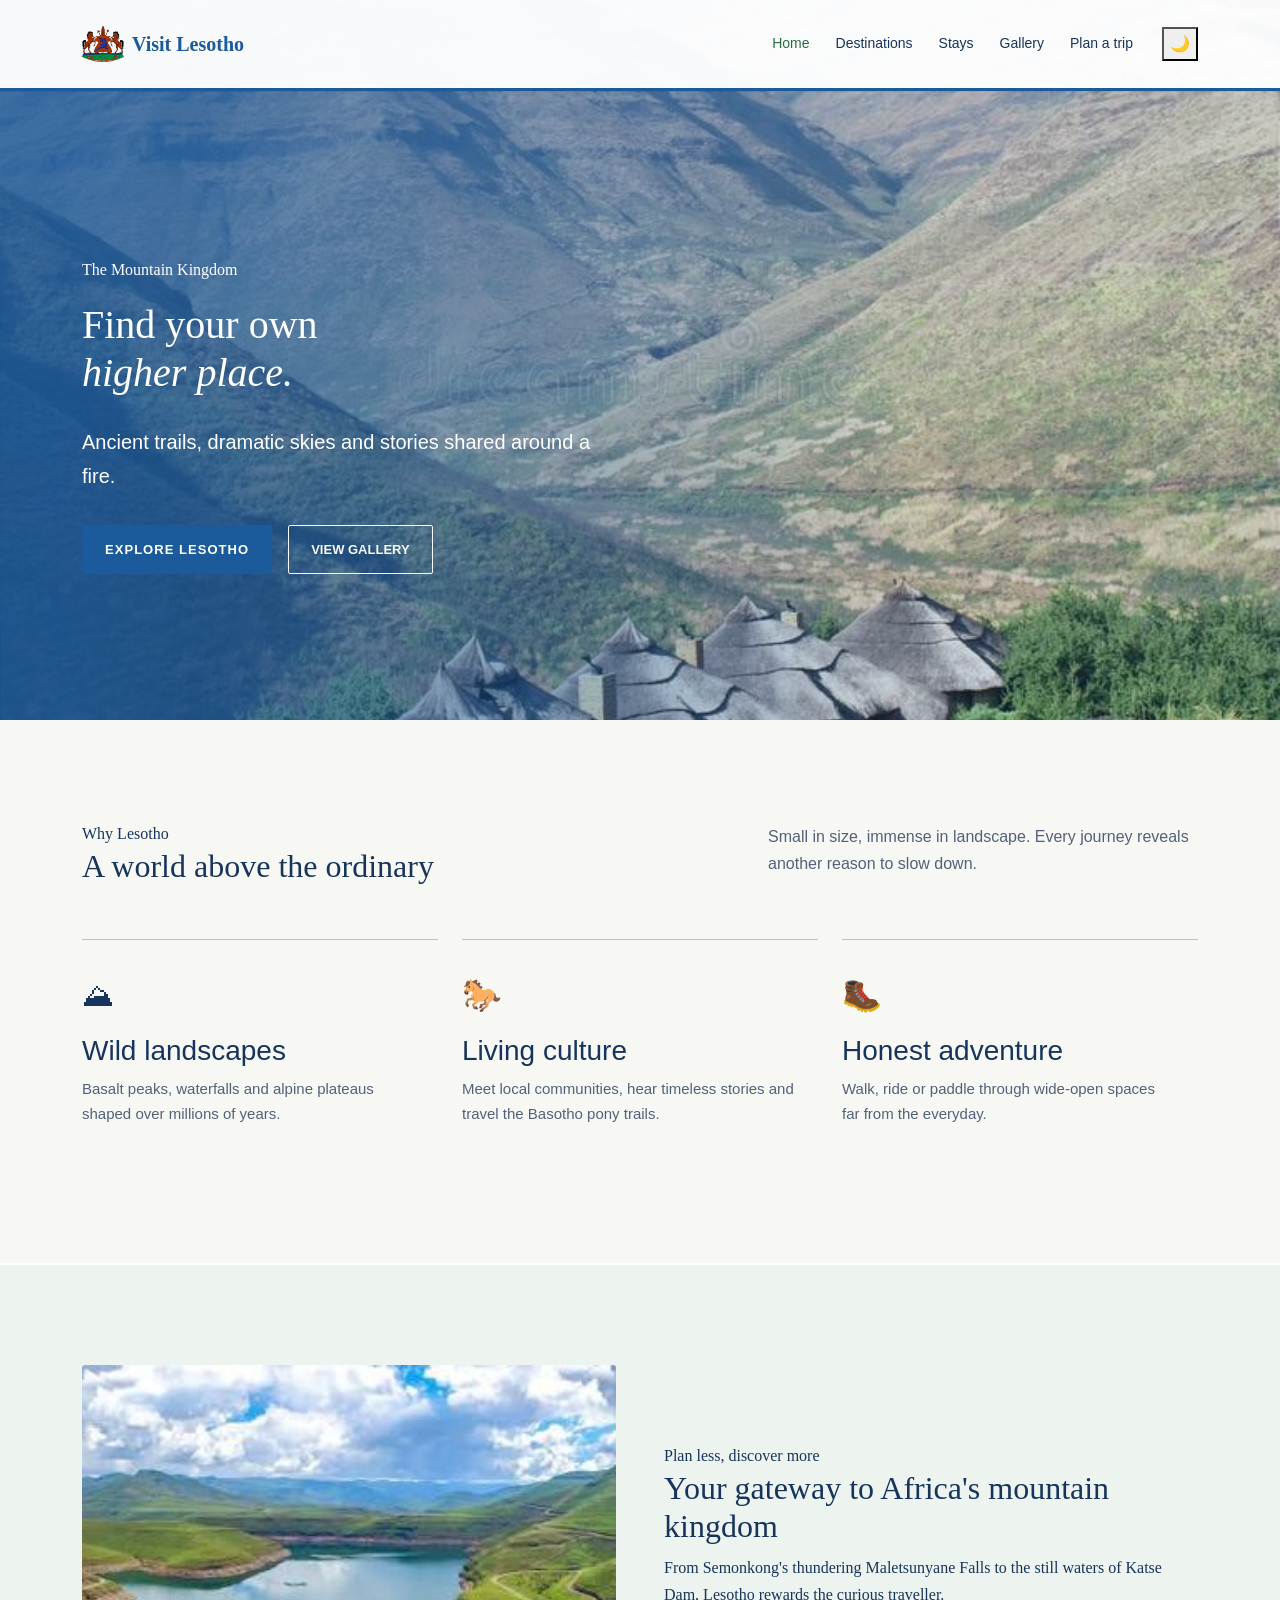
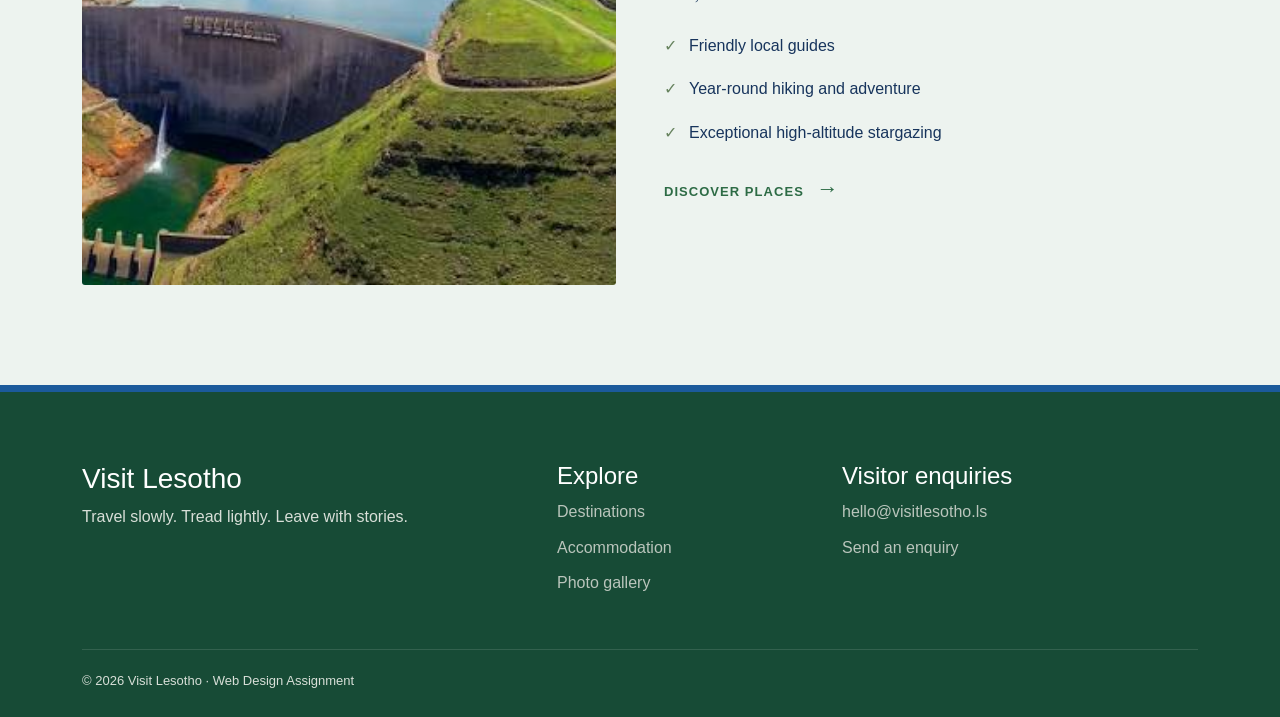
<file: index.html>
<!DOCTYPE html>
<!-- Web design assignment - my website about Lesotho -->
<html lang="en">
  <head>
    <meta charset="UTF-8">
    <meta name="viewport" content="width=device-width, initial-scale=1">
    <title>Visit Lesotho | Home</title>
    <link href="https://cdn.jsdelivr.net/npm/bootstrap@5.3.3/dist/css/bootstrap.min.css" rel="stylesheet">
    <link rel="stylesheet" href="css/style.css">
  </head>
  <body>
    <!-- navigation bar (I copy this on every page) -->
    <header>
      <nav class="navbar navbar-expand-lg fixed-top">
        <div class="container">
          <a class="navbar-brand fw-bold d-flex align-items-center gap-2" href="index.html">
            <img class="brand-logo" src="Imgs/Coat_of_arms_of_Lesotho.jpg" alt="Coat of arms of Lesotho">
            <span>Visit Lesotho</span>
          </a>

          <div class="collapse navbar-collapse" id="myNav">
            <ul class="navbar-nav ms-auto align-items-lg-center">
              <li class="nav-item"><a class="nav-link active" href="index.html">Home</a></li>
              <li class="nav-item"><a class="nav-link" href="destinations.html">Destinations</a></li>
              <li class="nav-item"><a class="nav-link" href="accommodation.html">Stays</a></li>
              <li class="nav-item"><a class="nav-link" href="gallery.html">Gallery</a></li>
              <li class="nav-item"><a class="nav-link" href="contact.html">Plan a trip</a></li>
            </ul>

            <button id="themeToggle" class="theme-toggle ms-lg-3" type="button">🌙</button>
          </div>
        </div>
      </nav>
    </header>

    <main>
      <!-- hero section -->
      <section class="hero">
        <div class="container">
          <div class="box1">
            <span>The Mountain Kingdom</span>
            <h1>Find your own<br><em>higher place.</em></h1>
            <p>Ancient trails, dramatic skies and stories shared around a fire.</p>

            <div class="d-flex gap-3 flex-wrap">
              <a class="btn btn-primary btn-lg" href="destinations.html">Explore Lesotho</a>
              <a class="btn btn-outline-light btn-lg" href="gallery.html">View gallery</a>
            </div>
          </div>
        </div>
      </section>

      <!-- 3 cards that tell you about Lesotho -->
      <section class="section">
        <div class="container">
          <div class="heading2">
            <div>
              <span>Why Lesotho</span>
              <h2>A world above the ordinary</h2>
            </div>
            <p>Small in size, immense in landscape. Every journey reveals another reason to slow down.</p>
          </div>

          <div class="row g-4">
            <article class="col-md-4">
              <div class="feature-card">
                <div class="feature-icon">⛰</div>
                <h3>Wild landscapes</h3>
                <p>Basalt peaks, waterfalls and alpine plateaus shaped over millions of years.</p>
              </div>
            </article>

            <article class="col-md-4">
              <div class="feature-card">
                <div class="feature-icon">🐎</div>
                <h3>Living culture</h3>
                <p>Meet local communities, hear timeless stories and travel the Basotho pony trails.</p>
              </div>
            </article>

            <article class="col-md-4">
              <div class="feature-card">
                <div class="feature-icon">🥾</div>
                <h3>Honest adventure</h3>
                <p>Walk, ride or paddle through wide-open spaces far from the everyday.</p>
              </div>
            </article>
          </div>
        </div>
      </section>

      <!-- picture next to some text -->
      <section class="section section-tint">
        <div class="container">
          <div class="row align-items-center g-5">
            <div class="col-lg-6">
              <img class="left-side" src="Imgs/Katse damn.jpeg" alt="Mountain scenery in Lesotho" loading="lazy">
            </div>

            <div class="col-lg-6">
              <span>Plan less, discover more</span>
              <h2>Your gateway to Africa's mountain kingdom</h2>
              <p>From Semonkong's thundering Maletsunyane Falls to the still waters of Katse Dam, Lesotho rewards the curious traveller.</p>

              <ul class="check-list">
                <li>Friendly local guides</li>
                <li>Year-round hiking and adventure</li>
                <li>Exceptional high-altitude stargazing</li>
              </ul>

              <a class="text-link" href="destinations.html">Discover places <span>→</span></a>
            </div>
          </div>
        </div>
      </section>
    </main>

    <!-- footer -->
    <footer>
      <div class="container">
        <div class="row gy-4">
          <div class="col-lg-5">
            <h3>Visit Lesotho</h3>
            <p>Travel slowly. Tread lightly. Leave with stories.</p>
          </div>
          <div class="col-6 col-lg-3">
            <h4>Explore</h4>
            <a href="destinations.html">Destinations</a>
            <a href="accommodation.html">Accommodation</a>
            <a href="gallery.html">Photo gallery</a>
          </div>
          <div class="col-6 col-lg-4">
            <h4>Visitor enquiries</h4>
            <a href="mailto:hello@visitlesotho.ls">hello@visitlesotho.ls</a>
            <a href="contact.html">Send an enquiry</a>
          </div>
        </div>
        <div class="footer-bottom">© 2026 Visit Lesotho · Web Design Assignment</div>
      </div>
    </footer>

    <script src="https://cdn.jsdelivr.net/npm/bootstrap@5.3.3/dist/js/bootstrap.bundle.min.js"></script>
    <script src="js/script.js"></script>
  </body>
</html>
</file>
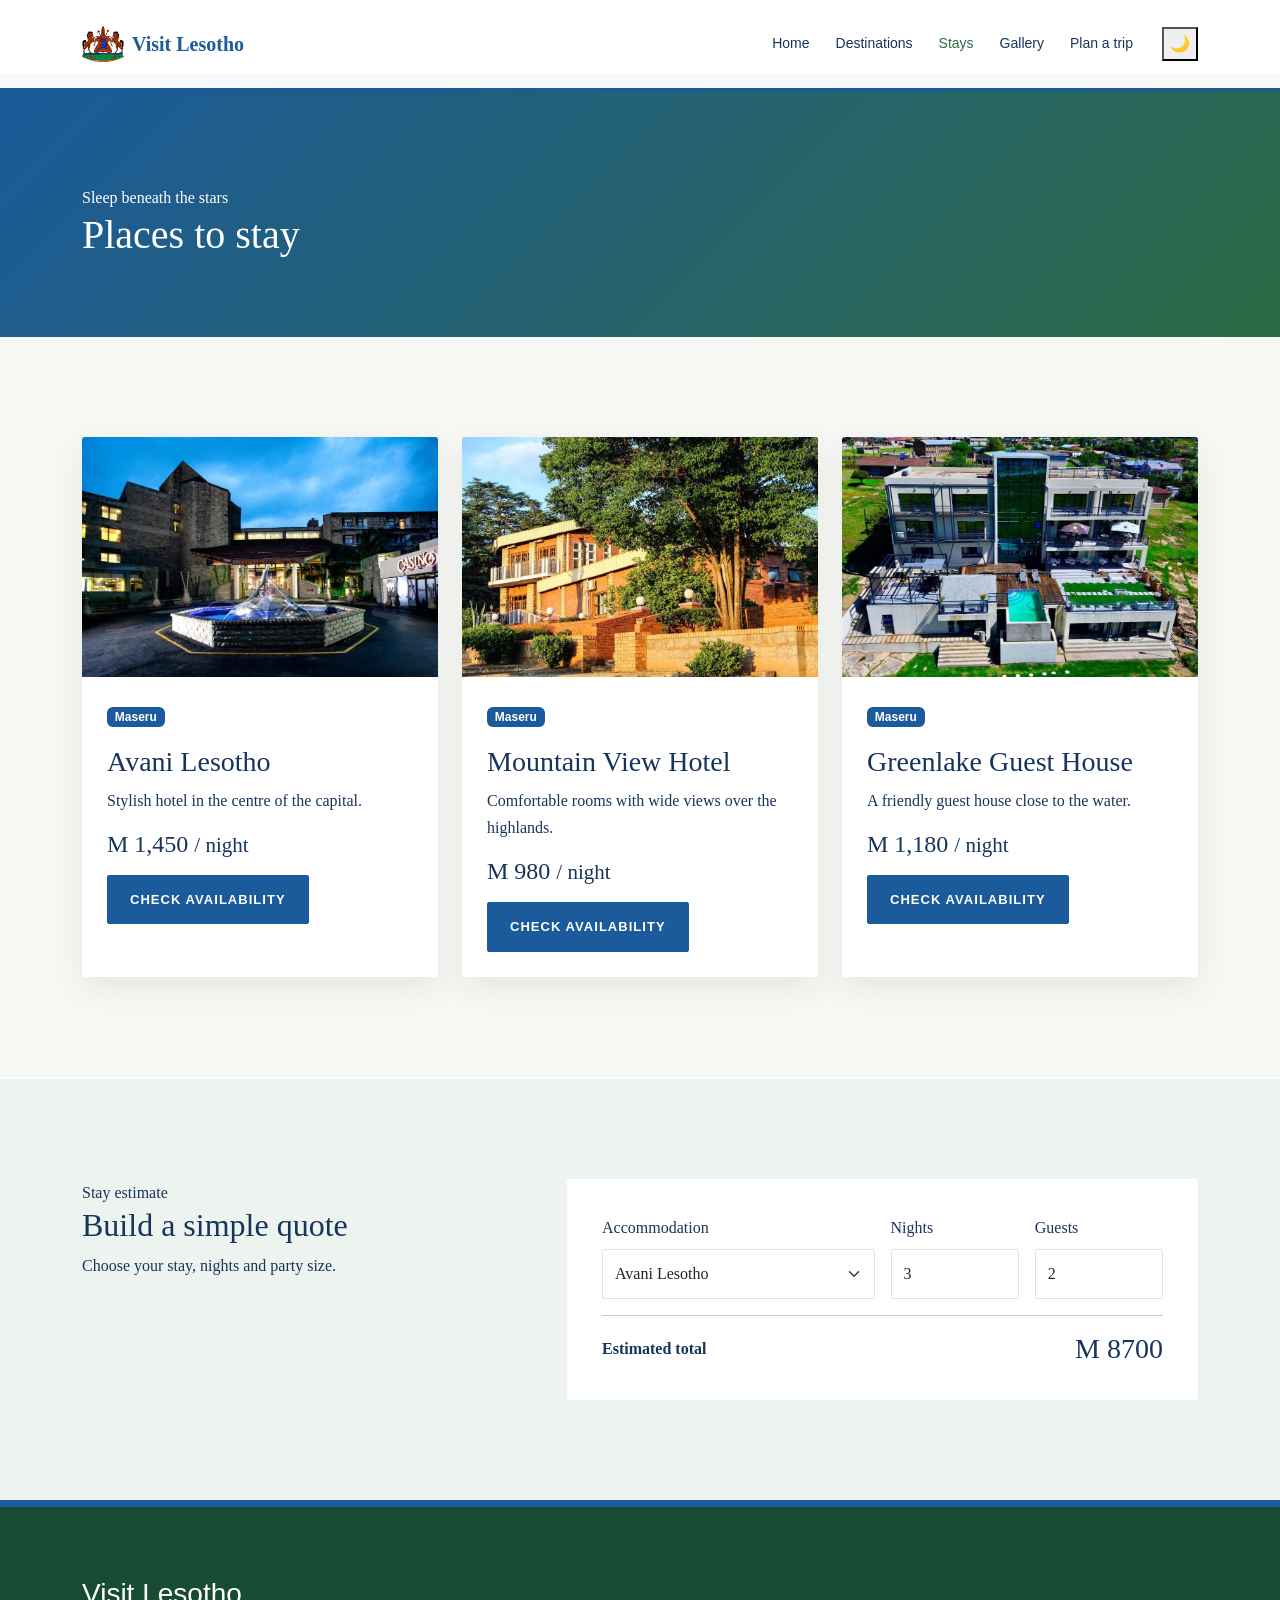
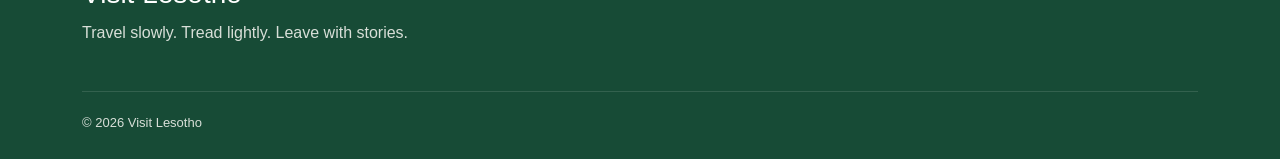
<file: accommodation.html>
<!DOCTYPE html>
<!-- places to stay page -->
<html lang="en">
  <head>
    <meta charset="UTF-8">
    <meta name="viewport" content="width=device-width, initial-scale=1">
    <title>Lesotho Accommodation</title>
    <link href="https://cdn.jsdelivr.net/npm/bootstrap@5.3.3/dist/css/bootstrap.min.css" rel="stylesheet">
    <link rel="stylesheet" href="css/style.css">
  </head>
  <body>
    <!-- navigation bar -->
    <header>
      <nav class="navbar navbar-expand-lg fixed-top">
        <div class="container">
          <a class="navbar-brand fw-bold d-flex align-items-center gap-2" href="index.html">
            <img class="brand-logo" src="Imgs/Coat_of_arms_of_Lesotho.jpg" alt="Coat of arms of Lesotho">
            <span>Visit Lesotho</span>
          </a>

          <button class="navbar-toggler" type="button" data-bs-toggle="collapse" data-bs-target="#myNav">
            <span class="navbar-toggler-icon"></span>
          </button>

          <div class="collapse navbar-collapse" id="myNav">
            <ul class="navbar-nav ms-auto">
              <li class="nav-item"><a class="nav-link" href="index.html">Home</a></li>
              <li class="nav-item"><a class="nav-link" href="destinations.html">Destinations</a></li>
              <li class="nav-item"><a class="nav-link active" href="accommodation.html">Stays</a></li>
              <li class="nav-item"><a class="nav-link" href="gallery.html">Gallery</a></li>
              <li class="nav-item"><a class="nav-link" href="contact.html">Plan a trip</a></li>
            </ul>

            <button id="themeToggle" class="theme-toggle ms-lg-3" type="button">🌙</button>
          </div>
        </div>
      </nav>
    </header>

    <main>
      <!-- banner -->
      <section class="page-hero">
        <div class="container">
          <span>Sleep beneath the stars</span>
          <h1>Places to stay</h1>
        </div>
      </section>

      <!-- the 3 places to stay -->
      <section class="section">
        <div class="container">
          <div class="row g-4">
            <div class="col-lg-4">
              <article class="stay-card">
                <img src="Imgs/Avani lesotho.jpg" alt="Avani Lesotho hotel">
                <div class="card-body">
                  <span class="badge badge-category">Maseru</span>
                  <h3 class="mt-3">Avani Lesotho</h3>
                  <p>Stylish hotel in the centre of the capital.</p>
                  <h4>M 1,450 <small>/ night</small></h4>
                  <a class="btn btn-primary mt-2" href="contact.html">Check availability</a>
                </div>
              </article>
            </div>

            <div class="col-lg-4">
              <article class="stay-card">
                <img src="Imgs/mountain view hotel.jpg" alt="Mountain View Hotel">
                <div class="card-body">
                  <span class="badge badge-category">Maseru</span>
                  <h3 class="mt-3">Mountain View Hotel</h3>
                  <p>Comfortable rooms with wide views over the highlands.</p>
                  <h4>M 980 <small>/ night</small></h4>
                  <a class="btn btn-primary mt-2" href="contact.html">Check availability</a>
                </div>
              </article>
            </div>

            <div class="col-lg-4">
              <article class="stay-card">
                <img src="Imgs/greenlake guesthouse.jpg" alt="Greenlake Guest House">
                <div class="card-body">
                  <span class="badge badge-category">Maseru</span>
                  <h3 class="mt-3">Greenlake Guest House</h3>
                  <p>A friendly guest house close to the water.</p>
                  <h4>M 1,180 <small>/ night</small></h4>
                  <a class="btn btn-primary mt-2" href="contact.html">Check availability</a>
                </div>
              </article>
            </div>
          </div>
        </div>
      </section>

      <!-- small booking calculator -->
      <section class="section section-tint">
        <div class="container">
          <div class="row g-5">
            <div class="col-lg-5">
              <span>Stay estimate</span>
              <h2>Build a simple quote</h2>
              <p id="welcomeMessage">Choose your stay, nights and party size.</p>
            </div>

            <div class="col-lg-7">
              <form id="bookingCalculator" class="form-panel">
                <div class="row g-3">
                  <div class="col-md-6">
                    <label class="form-label" for="stayType">Accommodation</label>
                    <select id="stayType" class="form-select">
                      <option value="1450">Avani Lesotho</option>
                      <option value="980">Mountain View Hotel</option>
                      <option value="1180">Greenlake Guest House</option>
                    </select>
                  </div>

                  <div class="col-md-3">
                    <label class="form-label" for="nights">Nights</label>
                    <input id="nights" class="form-control" type="number" min="1" max="30" value="3">
                  </div>

                  <div class="col-md-3">
                    <label class="form-label" for="guests">Guests</label>
                    <input id="guests" class="form-control" type="number" min="1" max="12" value="2">
                  </div>
                </div>

                <hr>

                <div class="d-flex justify-content-between align-items-center">
                  <strong>Estimated total</strong>
                  <h3 class="mb-0" id="bookingTotal">M 8,700</h3>
                </div>
              </form>
            </div>
          </div>
        </div>
      </section>
    </main>

    <!-- footer -->
    <footer>
      <div class="container">
        <h3>Visit Lesotho</h3>
        <p>Travel slowly. Tread lightly. Leave with stories.</p>
        <div class="footer-bottom">© 2026 Visit Lesotho</div>
      </div>
    </footer>

    <script src="https://cdn.jsdelivr.net/npm/bootstrap@5.3.3/dist/js/bootstrap.bundle.min.js"></script>
    <script src="js/script.js"></script>
  </body>
</html>
</file>
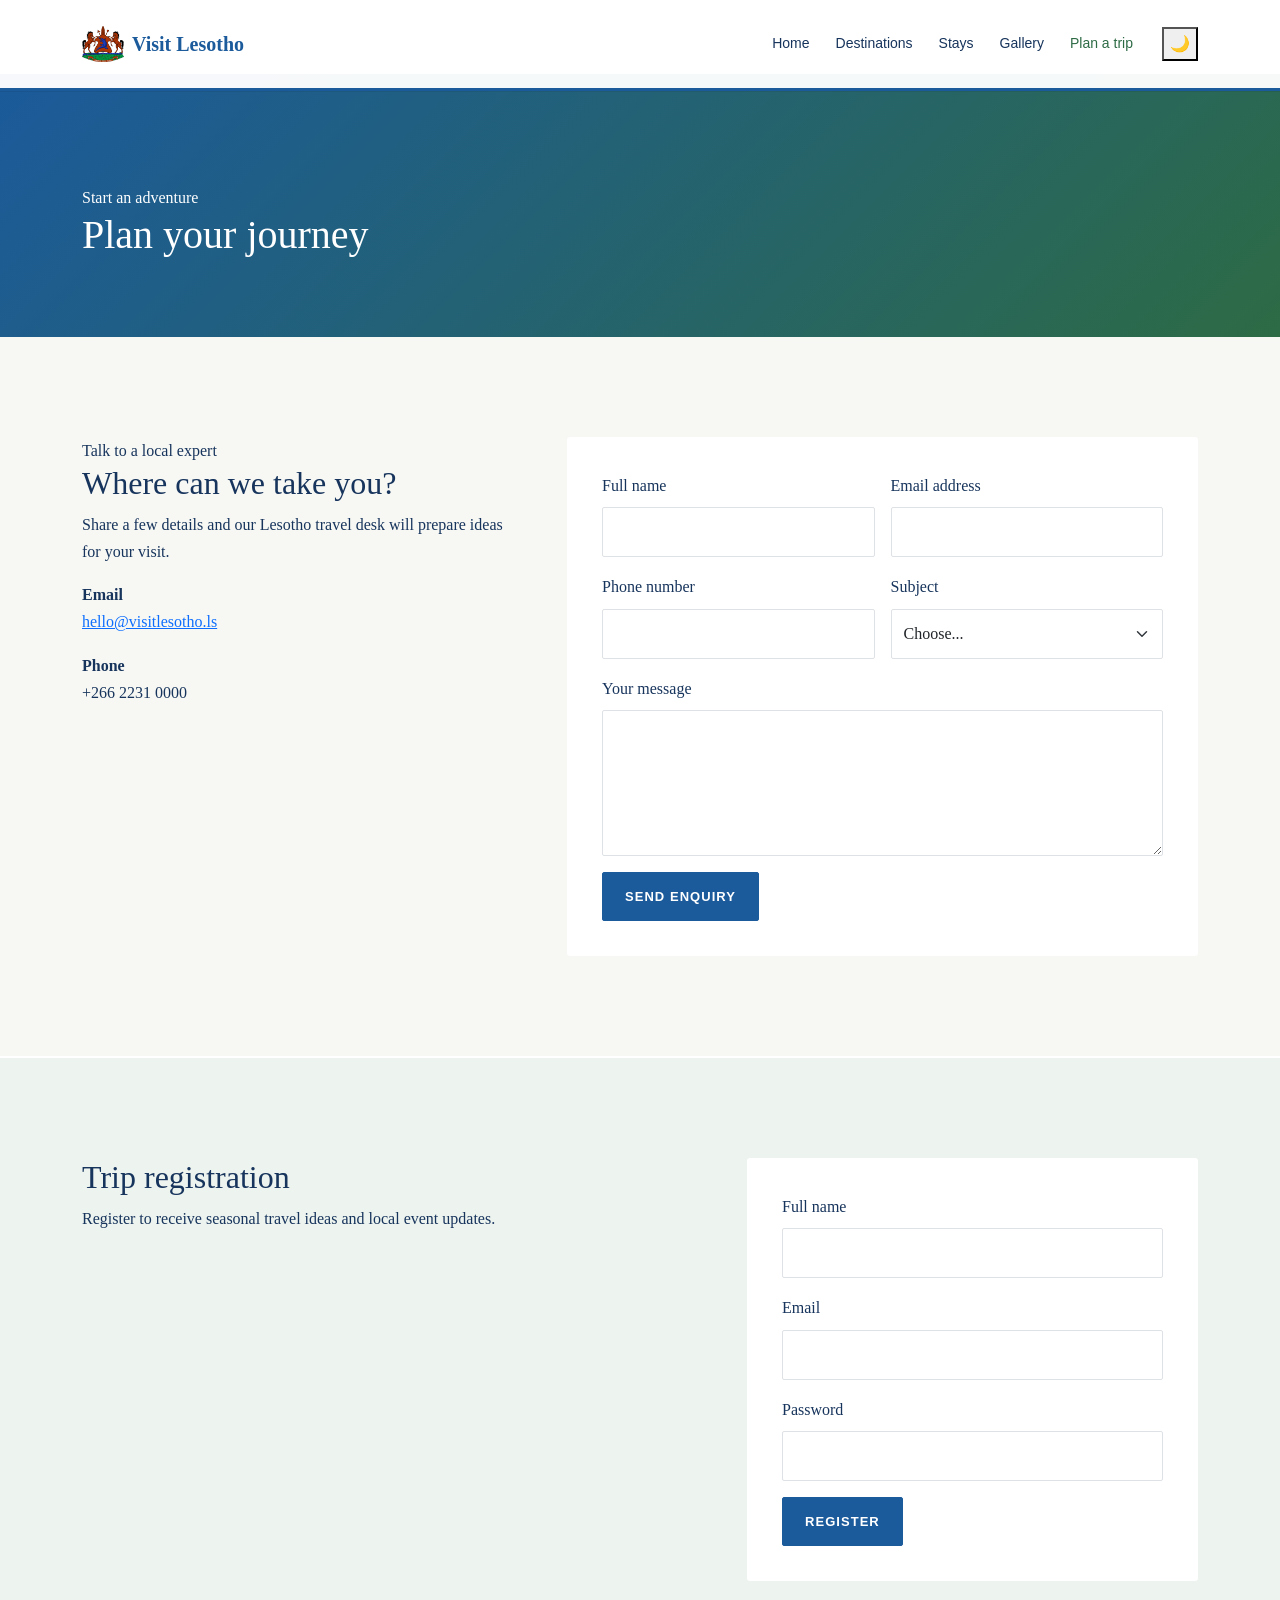
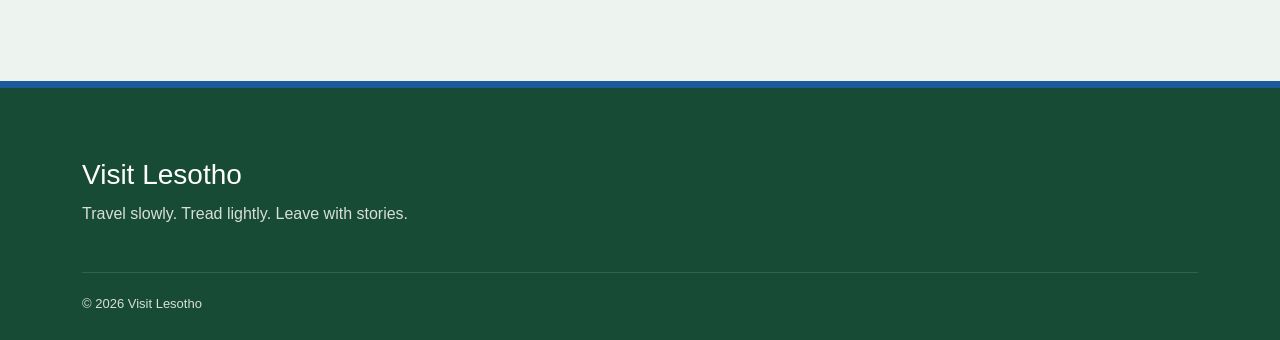
<file: contact.html>
<!DOCTYPE html>
<!-- contact and registration page -->
<html lang="en">
  <head>
    <meta charset="UTF-8">
    <meta name="viewport" content="width=device-width, initial-scale=1">
    <title>Plan Your Lesotho Trip</title>
    <link href="https://cdn.jsdelivr.net/npm/bootstrap@5.3.3/dist/css/bootstrap.min.css" rel="stylesheet">
    <link rel="stylesheet" href="css/style.css">
  </head>
  <body>
    <!-- navigation bar -->
    <header>
      <nav class="navbar navbar-expand-lg fixed-top">
        <div class="container">
          <a class="navbar-brand fw-bold d-flex align-items-center gap-2" href="index.html">
            <img class="brand-logo" src="Imgs/Coat_of_arms_of_Lesotho.jpg" alt="Coat of arms of Lesotho">
            <span>Visit Lesotho</span>
          </a>

          <button class="navbar-toggler" type="button" data-bs-toggle="collapse" data-bs-target="#myNav">
            <span class="navbar-toggler-icon"></span>
          </button>

          <div class="collapse navbar-collapse" id="myNav">
            <ul class="navbar-nav ms-auto">
              <li class="nav-item"><a class="nav-link" href="index.html">Home</a></li>
              <li class="nav-item"><a class="nav-link" href="destinations.html">Destinations</a></li>
              <li class="nav-item"><a class="nav-link" href="accommodation.html">Stays</a></li>
              <li class="nav-item"><a class="nav-link" href="gallery.html">Gallery</a></li>
              <li class="nav-item"><a class="nav-link active" href="contact.html">Plan a trip</a></li>
            </ul>

            <button id="themeToggle" class="theme-toggle ms-lg-3" type="button">🌙</button>
          </div>
        </div>
      </nav>
    </header>

    <main>
      <!-- banner -->
      <section class="page-hero">
        <div class="container">
          <span>Start an adventure</span>
          <h1>Plan your journey</h1>
        </div>
      </section>

      <!-- contact form -->
      <section class="section">
        <div class="container">
          <div class="row g-5">
            <div class="col-lg-5">
              <span>Talk to a local expert</span>
              <h2>Where can we take you?</h2>
              <p>Share a few details and our Lesotho travel desk will prepare ideas for your visit.</p>

              <div class="alert alert-success d-none success-message" role="alert">
                Thank you — your enquiry has been recorded.
              </div>

              <p>
                <strong>Email</strong><br>
                <a href="mailto:hello@visitlesotho.ls">hello@visitlesotho.ls</a>
              </p>

              <p><strong>Phone</strong><br>+266 2231 0000</p>
            </div>

            <div class="col-lg-7">
              <form id="contactForm" class="js-validated-form form-panel" novalidate>
                <div class="row g-3">
                  <div class="col-md-6">
                    <label class="form-label" for="contactName">Full name</label>
                    <input id="contactName" name="name" class="form-control" type="text" minlength="2" required>
                    <div class="invalid-feedback">Please enter your name.</div>
                  </div>

                  <div class="col-md-6">
                    <label class="form-label" for="contactEmail">Email address</label>
                    <input id="contactEmail" name="email" class="form-control" type="email" required>
                    <div class="invalid-feedback">Please enter a valid email.</div>
                  </div>

                  <div class="col-md-6">
                    <label class="form-label" for="contactPhone">Phone number</label>
                    <input id="contactPhone" class="form-control" type="tel" pattern="[0-9+() -]{7,20}" required>
                    <div class="invalid-feedback">Enter a valid phone number.</div>
                  </div>

                  <div class="col-md-6">
                    <label class="form-label" for="contactSubject">Subject</label>
                    <select id="contactSubject" class="form-select" required>
                      <option value="">Choose...</option>
                      <option>Holiday planning</option>
                      <option>Accommodation</option>
                      <option>Local guide</option>
                      <option>General enquiry</option>
                    </select>
                    <div class="invalid-feedback">Please choose a subject.</div>
                  </div>

                  <div class="col-12">
                    <label class="form-label" for="contactMessage">Your message</label>
                    <textarea id="contactMessage" class="form-control" rows="5" minlength="10" required></textarea>
                    <div class="invalid-feedback">Please tell us a little more.</div>
                  </div>

                  <div class="col-12">
                    <button class="btn btn-primary" type="submit">Send enquiry</button>
                  </div>
                </div>

                <div class="alert alert-success mt-3 d-none success-message" role="alert">
                  Thank you — your enquiry has been received.
                </div>
              </form>
            </div>
          </div>
        </div>
      </section>

      <!-- registration form -->
      <section class="section section-tint">
        <div class="container">
          <div class="row">
            <div class="col-lg-7">
              <h2>Trip registration</h2>
              <p>Register to receive seasonal travel ideas and local event updates.</p>
            </div>

            <div class="col-lg-5">
              <form class="js-validated-form form-panel" novalidate>
                <div class="mb-3">
                  <label class="form-label" for="regName">Full name</label>
                  <input id="regName" name="name" type="text" class="form-control" required>
                  <div class="invalid-feedback">Name is required.</div>
                </div>

                <div class="mb-3">
                  <label class="form-label" for="regEmail">Email</label>
                  <input id="regEmail" type="email" class="form-control" required>
                  <div class="invalid-feedback">Valid email is required.</div>
                </div>

                <div class="mb-3">
                  <label class="form-label" for="regPassword">Password</label>
                  <input id="regPassword" type="password" class="form-control" minlength="8" required>
                  <div class="invalid-feedback">Use at least 8 characters.</div>
                </div>

                <button class="btn btn-primary" type="submit">Register</button>

                <div class="alert alert-success mt-3 d-none success-message">
                  Registration saved in this browser.
                </div>
              </form>
            </div>
          </div>
        </div>
      </section>
    </main>

    <!-- footer -->
    <footer>
      <div class="container">
        <h3>Visit Lesotho</h3>
        <p>Travel slowly. Tread lightly. Leave with stories.</p>
        <div class="footer-bottom">© 2026 Visit Lesotho</div>
      </div>
    </footer>

    <script src="https://cdn.jsdelivr.net/npm/bootstrap@5.3.3/dist/js/bootstrap.bundle.min.js"></script>
    <script src="js/script.js"></script>
  </body>
</html>
</file>
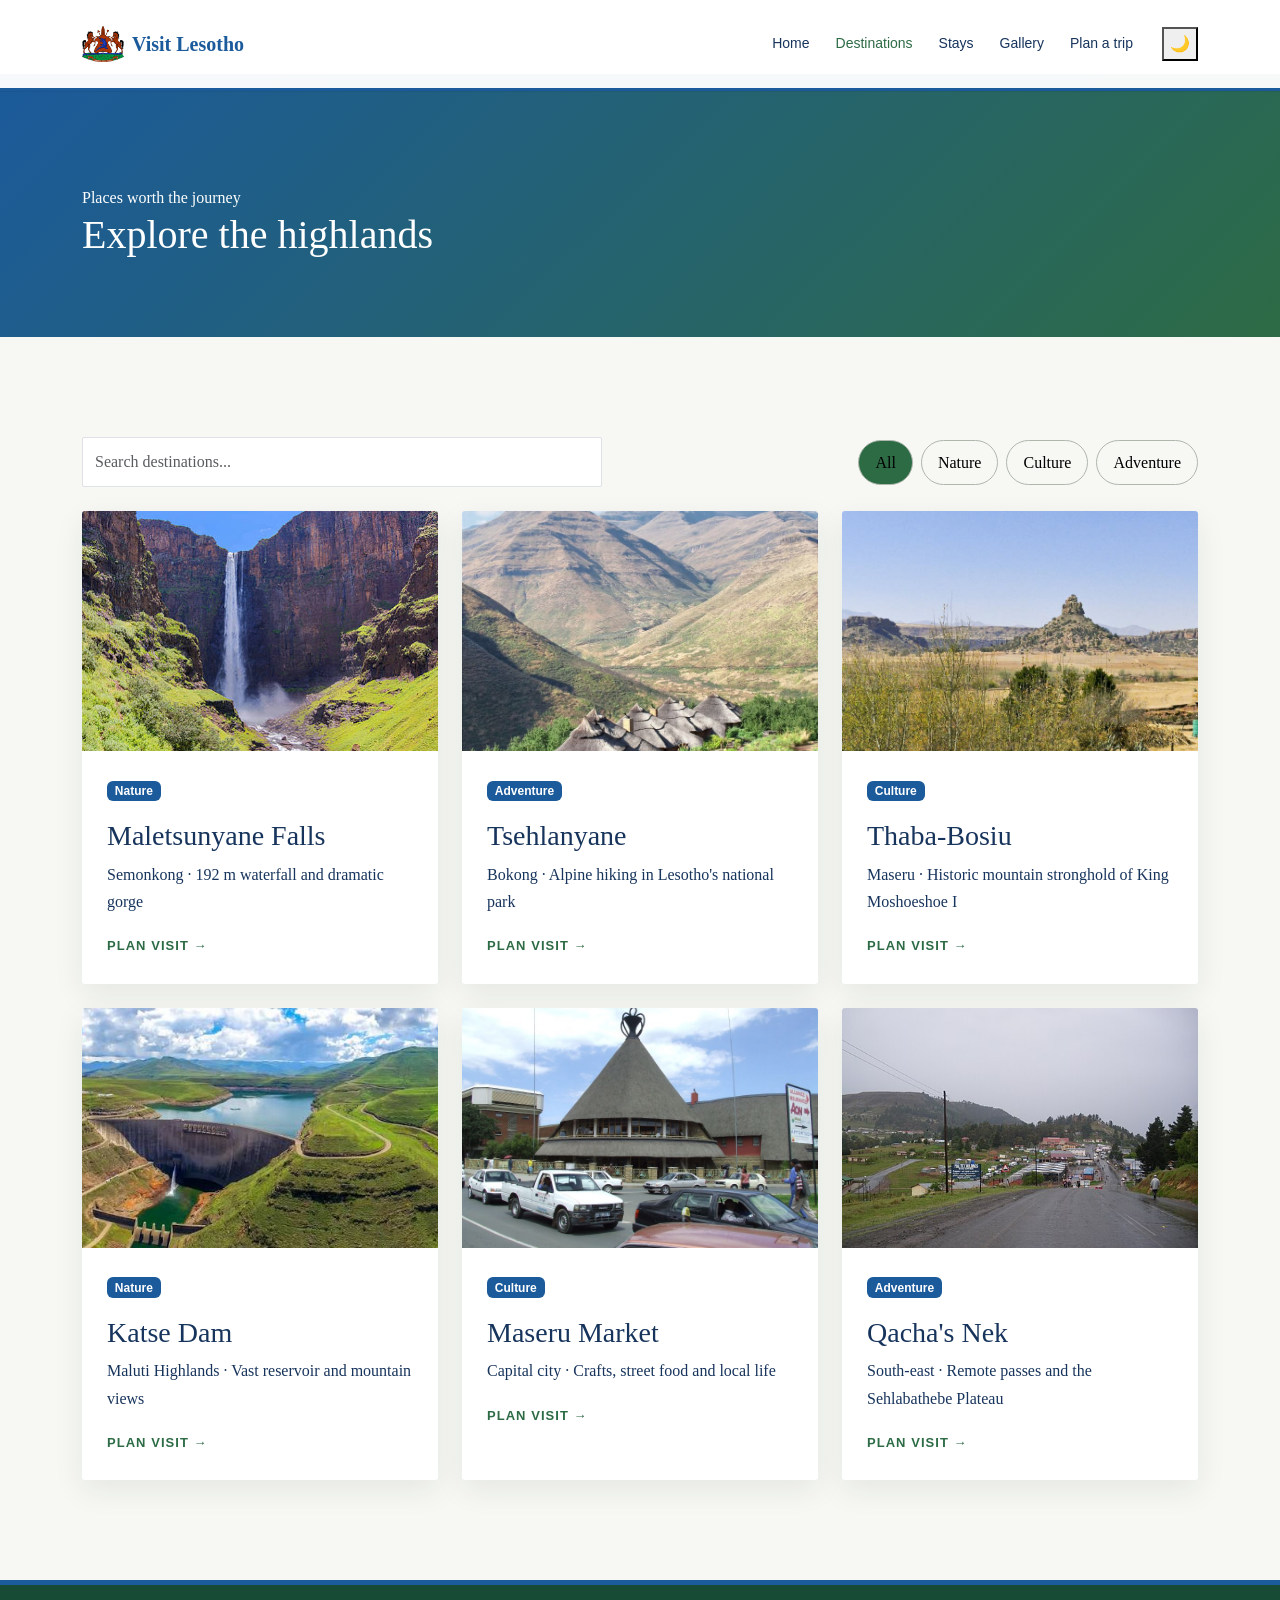
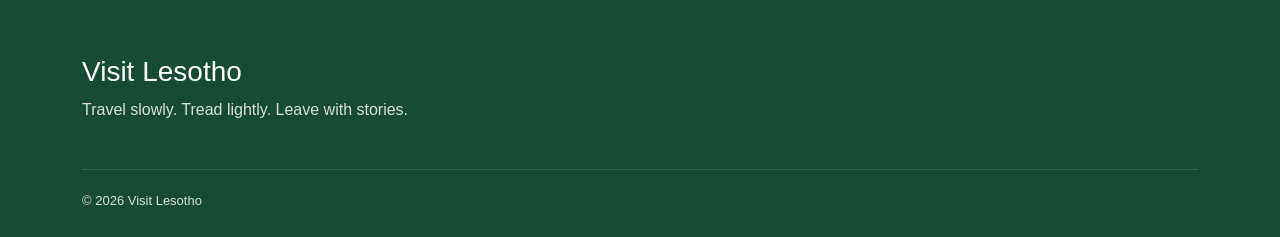
<file: destinations.html>
<!DOCTYPE html>
<!-- destinations page -->
<html lang="en">
  <head>
    <meta charset="UTF-8">
    <meta name="viewport" content="width=device-width, initial-scale=1">
    <title>Lesotho Destinations</title>
    <link href="https://cdn.jsdelivr.net/npm/bootstrap@5.3.3/dist/css/bootstrap.min.css" rel="stylesheet">
    <link rel="stylesheet" href="css/style.css">
  </head>
  <body>
    <!-- navigation bar -->
    <header>
      <nav class="navbar navbar-expand-lg fixed-top">
        <div class="container">
          <a class="navbar-brand fw-bold d-flex align-items-center gap-2" href="index.html">
            <img class="brand-logo" src="Imgs/Coat_of_arms_of_Lesotho.jpg" alt="Coat of arms of Lesotho">
            <span>Visit Lesotho</span>
          </a>

          <button class="navbar-toggler" type="button" data-bs-toggle="collapse" data-bs-target="#myNav">
            <span class="navbar-toggler-icon"></span>
          </button>

          <div class="collapse navbar-collapse" id="myNav">
            <ul class="navbar-nav ms-auto">
              <li class="nav-item"><a class="nav-link" href="index.html">Home</a></li>
              <li class="nav-item"><a class="nav-link active" href="destinations.html">Destinations</a></li>
              <li class="nav-item"><a class="nav-link" href="accommodation.html">Stays</a></li>
              <li class="nav-item"><a class="nav-link" href="gallery.html">Gallery</a></li>
              <li class="nav-item"><a class="nav-link" href="contact.html">Plan a trip</a></li>
            </ul>

            <button id="themeToggle" class="theme-toggle ms-lg-3" type="button">🌙</button>
          </div>
        </div>
      </nav>
    </header>

    <main>
      <!-- banner -->
      <section class="page-hero">
        <div class="container">
          <span>Places worth the journey</span>
          <h1>Explore the highlands</h1>
        </div>
      </section>

      <section class="section">
        <div class="container">
          <!-- search box and filter buttons -->
          <div class="d-flex flex-wrap justify-content-between align-items-center gap-3 mb-4">
            <div class="search-wrap w-100 w-md-auto">
              <label class="visually-hidden" for="destinationSearch">Search destinations</label>
              <input id="destinationSearch" class="form-control" type="search" placeholder="Search destinations...">
            </div>

            <div class="d-flex gap-2 flex-wrap">
              <button class="filter-btn active" data-filter="all">All</button>
              <button class="filter-btn" data-filter="nature">Nature</button>
              <button class="filter-btn" data-filter="culture">Culture</button>
              <button class="filter-btn" data-filter="adventure">Adventure</button>
            </div>
          </div>

          <div class="row g-4" id="destinationGrid">
            <div class="col-md-6 col-xl-4" data-destination data-category="nature">
              <article class="destination-card">
                <img src="Imgs/Maletsunyane_falls.jpeg" alt="Maletsunyane Falls" loading="lazy">
                <div class="card-body">
                  <span class="badge badge-category">Nature</span>
                  <h3 class="mt-3">Maletsunyane Falls</h3>
                  <p>Semonkong · 192 m waterfall and dramatic gorge</p>
                  <a class="text-link" href="contact.html">Plan visit →</a>
                </div>
              </article>
            </div>

            <div class="col-md-6 col-xl-4" data-destination data-category="adventure">
              <article class="destination-card">
                <img src="Imgs/Tsehlanyane.jpg" alt="Tsehlanyane National Park" loading="lazy">
                <div class="card-body">
                  <span class="badge badge-category">Adventure</span>
                  <h3 class="mt-3">Tsehlanyane</h3>
                  <p>Bokong · Alpine hiking in Lesotho's national park</p>
                  <a class="text-link" href="contact.html">Plan visit →</a>
                </div>
              </article>
            </div>

            <div class="col-md-6 col-xl-4" data-destination data-category="culture">
              <article class="destination-card">
                <img src="Imgs/Thaba.bosiu.jpg" alt="Thaba-Bosiu" loading="lazy">
                <div class="card-body">
                  <span class="badge badge-category">Culture</span>
                  <h3 class="mt-3">Thaba-Bosiu</h3>
                  <p>Maseru · Historic mountain stronghold of King Moshoeshoe I</p>
                  <a class="text-link" href="contact.html">Plan visit →</a>
                </div>
              </article>
            </div>

            <div class="col-md-6 col-xl-4" data-destination data-category="nature">
              <article class="destination-card">
                <img src="Imgs/Katse damn.jpeg" alt="Katse Dam" loading="lazy">
                <div class="card-body">
                  <span class="badge badge-category">Nature</span>
                  <h3 class="mt-3">Katse Dam</h3>
                  <p>Maluti Highlands · Vast reservoir and mountain views</p>
                  <a class="text-link" href="contact.html">Plan visit →</a>
                </div>
              </article>
            </div>

            <div class="col-md-6 col-xl-4" data-destination data-category="culture">
              <article class="destination-card">
                <img src="Imgs/Maseru Market.jpg" alt="Maseru Market" loading="lazy">
                <div class="card-body">
                  <span class="badge badge-category">Culture</span>
                  <h3 class="mt-3">Maseru Market</h3>
                  <p>Capital city · Crafts, street food and local life</p>
                  <a class="text-link" href="contact.html">Plan visit →</a>
                </div>
              </article>
            </div>

            <div class="col-md-6 col-xl-4" data-destination data-category="adventure">
              <article class="destination-card">
                <img src="Imgs/Qacha's_Nek01.jpg" alt="Qacha's Nek" loading="lazy">
                <div class="card-body">
                  <span class="badge badge-category">Adventure</span>
                  <h3 class="mt-3">Qacha's Nek</h3>
                  <p>South-east · Remote passes and the Sehlabathebe Plateau</p>
                  <a class="text-link" href="contact.html">Plan visit →</a>
                </div>
              </article>
            </div>
          </div>
        </div>
      </section>
    </main>

    <!-- footer -->
    <footer>
      <div class="container">
        <h3>Visit Lesotho</h3>
        <p>Travel slowly. Tread lightly. Leave with stories.</p>
        <div class="footer-bottom">© 2026 Visit Lesotho</div>
      </div>
    </footer>

    <script src="https://cdn.jsdelivr.net/npm/bootstrap@5.3.3/dist/js/bootstrap.bundle.min.js"></script>
    <script src="js/script.js"></script>
  </body>
</html>
</file>
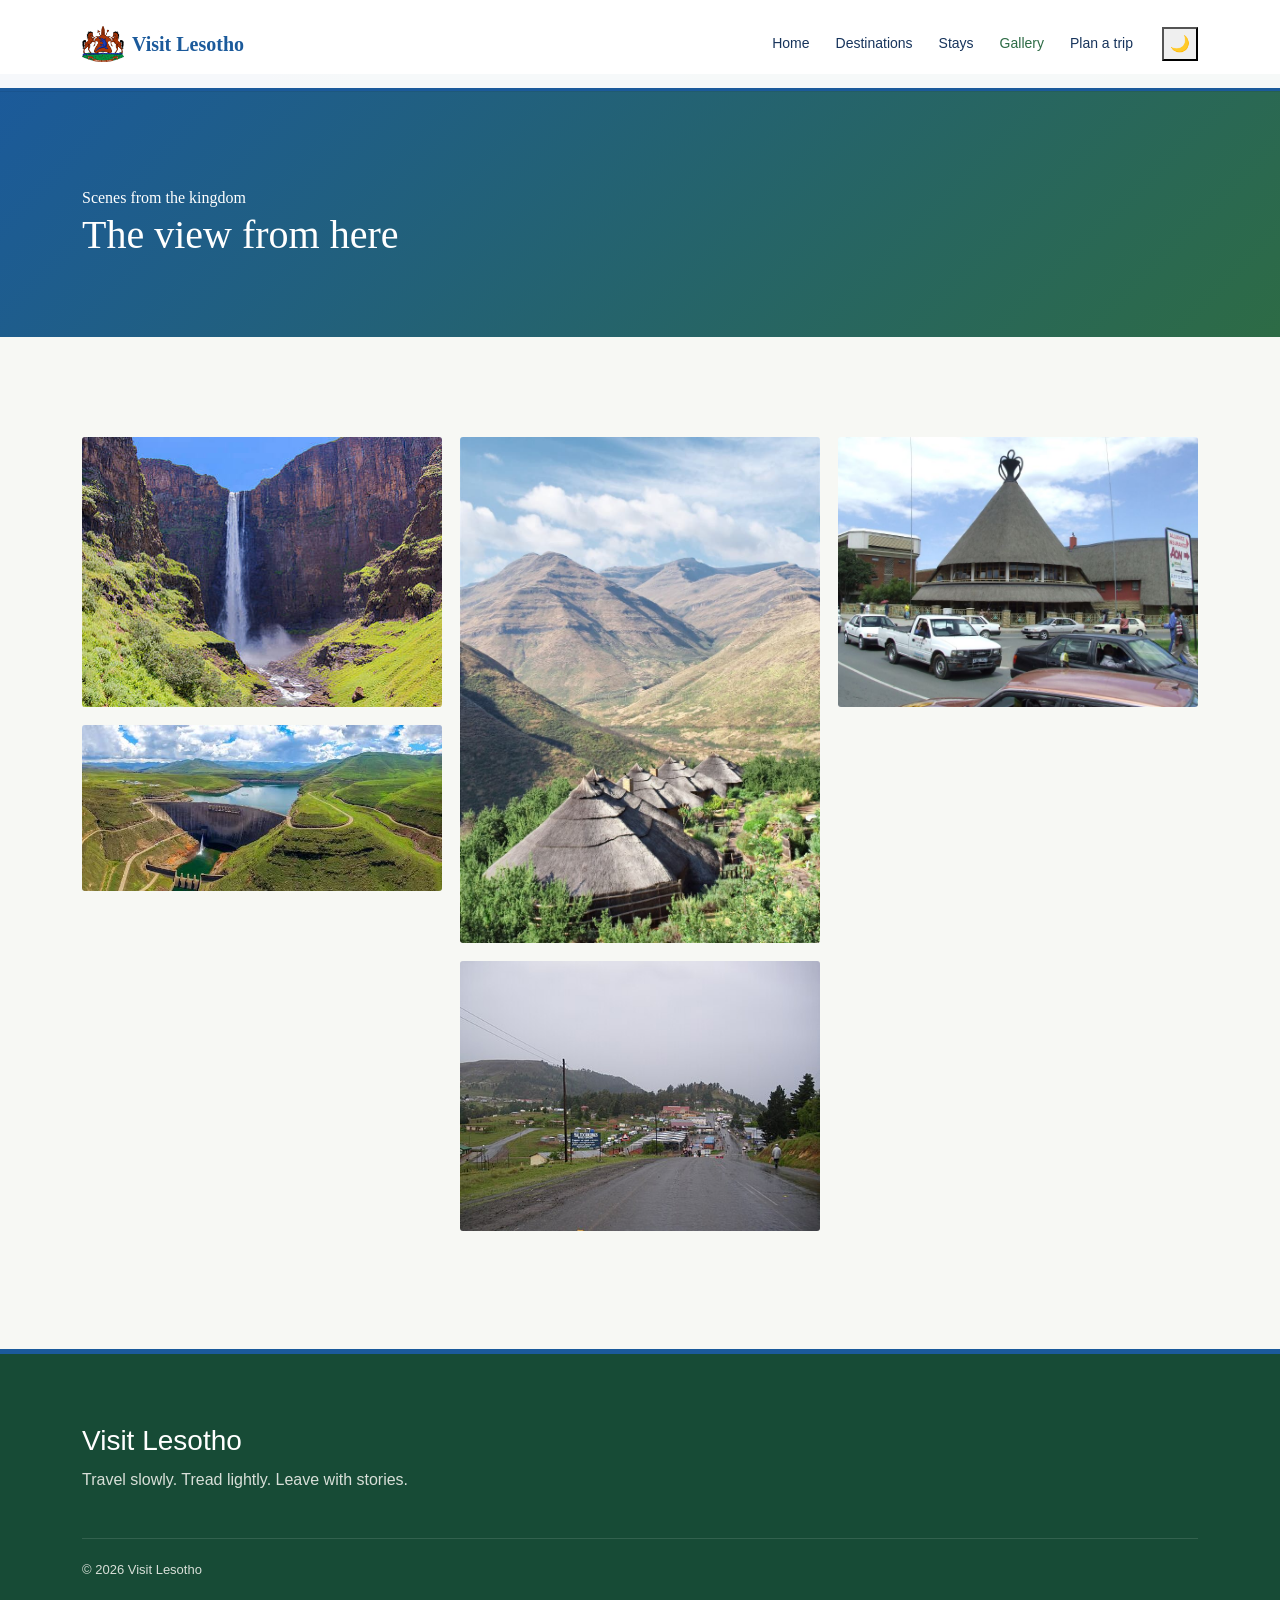
<file: gallery.html>
<!DOCTYPE html>
<!-- photo gallery page -->
<html lang="en">
  <head>
    <meta charset="UTF-8">
    <meta name="viewport" content="width=device-width, initial-scale=1">
    <title>Lesotho Photo Gallery</title>
    <link href="https://cdn.jsdelivr.net/npm/bootstrap@5.3.3/dist/css/bootstrap.min.css" rel="stylesheet">
    <link rel="stylesheet" href="css/style.css">
  </head>
  <body>
    <!-- navigation bar -->
    <header>
      <nav class="navbar navbar-expand-lg fixed-top">
        <div class="container">
          <a class="navbar-brand fw-bold d-flex align-items-center gap-2" href="index.html">
            <img class="brand-logo" src="Imgs/Coat_of_arms_of_Lesotho.jpg" alt="Coat of arms of Lesotho">
            <span>Visit Lesotho</span>
          </a>

          <button class="navbar-toggler" type="button" data-bs-toggle="collapse" data-bs-target="#myNav">
            <span class="navbar-toggler-icon"></span>
          </button>

          <div class="collapse navbar-collapse" id="myNav">
            <ul class="navbar-nav ms-auto">
              <li class="nav-item"><a class="nav-link" href="index.html">Home</a></li>
              <li class="nav-item"><a class="nav-link" href="destinations.html">Destinations</a></li>
              <li class="nav-item"><a class="nav-link" href="accommodation.html">Stays</a></li>
              <li class="nav-item"><a class="nav-link active" href="gallery.html">Gallery</a></li>
              <li class="nav-item"><a class="nav-link" href="contact.html">Plan a trip</a></li>
            </ul>

            <button id="themeToggle" class="theme-toggle ms-lg-3" type="button">🌙</button>
          </div>
        </div>
      </nav>
    </header>

    <main>
      <!-- banner -->
      <section class="page-hero">
        <div class="container">
          <span>Scenes from the kingdom</span>
          <h1>The view from here</h1>
        </div>
      </section>

      <!-- my photos -->
      <section class="section">
        <div class="container">
          <div class="gallery-grid">
            <img class="gallery-item" src="Imgs/Maletsunyane_falls.jpeg" alt="Cloudy mountain peak">
            <img class="gallery-item" src="Imgs/Katse damn.jpeg" alt="Golden mountain valley">
            <img class="gallery-item" src="Imgs/Tsehlanyane.jpg" alt="Tsehlanyane National Park">
            <img class="gallery-item" src="Imgs/Qacha's_Nek01.jpg" alt="Qacha's Nek">
            <img class="gallery-item" src="Imgs/Maseru Market.jpg" alt="Maseru Market">
          </div>
        </div>
      </section>
    </main>

    <!-- footer -->
    <footer>
      <div class="container">
        <h3>Visit Lesotho</h3>
        <p>Travel slowly. Tread lightly. Leave with stories.</p>
        <div class="footer-bottom">© 2026 Visit Lesotho</div>
      </div>
    </footer>

    <script src="https://cdn.jsdelivr.net/npm/bootstrap@5.3.3/dist/js/bootstrap.bundle.min.js"></script>
    <script src="js/script.js"></script>
  </body>
</html>
</file>
<file: css/style.css>
/* style.css */
/* styles for my Lesotho website */

:root {
  --ink: #17345c;
  --green: #1f5a3a;
  --lime: #f4f4f2;
  --cream: #f7f8f4;
  --sand: #e8edf4;
  --text: #52617a;
  --white: #fff;
  --lesotho-blue: #1b5a9b;
  --lesotho-white: #ffffff;
  --lesotho-green: #2d6b45;
}

/* stops padding from making the boxes wider */
* {
  box-sizing: border-box;
}

/* the page */
body {
  margin: 0;
  font-family: Georgia, "Times New Roman", serif;
  color: var(--ink);
  background: var(--cream);
  line-height: 1.7;
  transition: 0.3s;
}

/* navigation bar */
.navbar {
  background: rgba(255, 255, 255, 0.96);
  border-bottom: 3px solid var(--lesotho-blue);
  padding: 18px 0;
  box-shadow: 0 1px rgba(24, 33, 29, 0.08);
  font-family: Arial, sans-serif;
}

.navbar-brand {
  color: var(--lesotho-blue) !important;
  font-family: Georgia, "Times New Roman", serif;
}

.nav-link {
  color: var(--ink) !important;
  font-size: 14px;
  margin: 0 5px;
}

.nav-link.active,
.nav-link:hover {
  color: var(--lesotho-green) !important;
}

.brand-logo {
  width: 42px;
  height: 42px;
  object-fit: contain;
}

/* hero picture on the home page */
.hero {
  min-height: 720px;
  padding-top: 110px;
  display: flex;
  align-items: center;
  color: var(--white);
  background:
    linear-gradient(90deg, rgba(27, 90, 155, 0.82) 5%, rgba(27, 90, 155, 0.2) 70%),
    url("../Imgs/Tsehlanyane.jpg") center/cover;
}

.box1 {
  max-width: 760px;
}

.hero h1 {
  margin: 18px 0 28px;
}

.hero p {
  font-size: 20px;
  font-family: Arial, sans-serif;
  max-width: 510px;
  margin-bottom: 32px;
}

/* buttons (both my buttons look the same apart from the colour) */
.btn-primary,
.btn-outline-light {
  border-radius: 2px;
  font-size: 13px;
  font-weight: 700;
  font-family: Arial, sans-serif;
  text-transform: uppercase;
  padding: 14px 22px;
}

.btn-primary {
  background: var(--lesotho-blue);
  border-color: var(--lesotho-blue);
  color: var(--white);
  letter-spacing: 0.08em;
}

.btn-primary:hover {
  background: var(--lesotho-green);
  border-color: var(--lesotho-green);
  color: var(--white);
}

/* sections */
.section {
  padding: 100px 0;
}

.section-tint {
  background: #edf3ef;
  border-top: 2px solid var(--lesotho-white);
  border-bottom: 2px solid var(--lesotho-blue);
}

.heading2 {
  display: flex;
  justify-content: space-between;
  align-items: end;
  margin-bottom: 45px;
}

.heading2 p {
  max-width: 430px;
  color: var(--text);
  font-family: Arial, sans-serif;
}

/* the 3 boxes on the home page */
.feature-card {
  border-top: 1px solid #bfc3b6;
  padding: 28px 24px 20px 0;
  height: 100%;
  transition: 0.25s;
}

.feature-card:hover {
  transform: translateY(-6px);
  border-top-color: var(--green);
}

.feature-icon {
  font-size: 32px;
  margin-bottom: 12px;
}

.feature-card p,
.feature-card h3 {
  font-family: Arial, sans-serif;
}

.feature-card p {
  color: var(--text);
  font-size: 15px;
}

.left-side {
  width: 100%;
  height: 520px;
  object-fit: cover;
  border-radius: 3px;
}

.check-list {
  list-style: none;
  padding: 0;
  font-family: Arial, sans-serif;
}

.check-list li {
  padding: 8px 0;
}

.check-list li::before {
  content: "✓";
  color: #66825d;
  margin-right: 12px;
}

.text-link {
  color: var(--lesotho-green);
  font-size: 13px;
  font-weight: 700;
  font-family: Arial, sans-serif;
  text-decoration: none;
  text-transform: uppercase;
  letter-spacing: 0.08em;
}

.text-link span {
  font-size: 22px;
  margin-left: 8px;
}

/* banner at the top of the other pages */
.page-hero {
  margin-top: 74px;
  padding: 110px 0 70px;
  background: linear-gradient(135deg, var(--lesotho-blue), var(--lesotho-green));
  color: var(--white);
}

/* cards and the form panel are the same white box */
.destination-card,
.stay-card,
.form-panel {
  background: var(--white);
  border-radius: 3px;
}

.destination-card,
.stay-card {
  border: 0;
  overflow: hidden;
  box-shadow: 0 10px 30px rgba(25, 40, 30, 0.08);
  height: 100%;
}

.destination-card img,
.stay-card img {
  height: 240px;
  width: 100%;
  object-fit: cover;
}

.card-body {
  padding: 25px;
}

.badge-category {
  background: var(--lesotho-blue) !important;
  color: var(--white);
  font-family: Arial, sans-serif;
}

.form-panel {
  padding: 35px;
}

/* the filter buttons */
.filter-btn {
  border: 1px solid #afb7ad;
  background: transparent;
  border-radius: 30px;
  padding: 8px 16px;
}

.filter-btn.active {
  background: var(--lesotho-green);
}

/* gallery */
.gallery-grid {
  columns: 3 280px;
  column-gap: 18px;
}

.gallery-item {
  width: 100%;
  margin-bottom: 18px;
  border-radius: 3px;
  cursor: pointer;
  transition: 0.25s;
}

.gallery-item:hover {
  filter: brightness(0.85);
  transform: scale(0.995);
}

/* the form boxes */
.form-control,
.form-select {
  border-radius: 2px;
  padding: 12px;
}

.form-control:focus,
.form-select:focus {
  border-color: #71836b;
  box-shadow: 0 0 0 0.2rem rgba(113, 131, 107, 0.15);
}

/* footer */
footer {
  background: #174b36;
  border-top: 5px solid var(--lesotho-blue);
  color: #d8dfd8;
  padding: 70px 0 25px;
  font-family: Arial, sans-serif;
}

footer h3,
footer h4 {
  color: var(--white);
}

footer a {
  display: block;
  color: #bac5bc;
  text-decoration: none;
  margin: 8px 0;
}

footer a:hover {
  color: var(--lime);
}

.footer-bottom {
  border-top: 1px solid rgba(255, 255, 255, 0.12);
  margin-top: 45px;
  padding-top: 20px;
  font-size: 13px;
}

.search-wrap {
  max-width: 520px;
}

/* DARK MODE */
/* javascript adds the dark-mode class to the body when the button is clicked */
.dark-mode {
  --cream: #000000;
  --ink: #f5f5f5;
  --text: #bdbdbd;
  background: #000000;
  color: #f5f5f5;
}

.dark-mode .navbar {
  background: #0d0d0d;
  border-bottom-color: #333333;
  box-shadow: 0 1px rgba(255, 255, 255, 0.08);
}

.dark-mode .navbar-brand {
  color: var(--ink) !important;
}

.dark-mode .nav-link.active,
.dark-mode .nav-link:hover,
.dark-mode .check-list li::before {
  color: #9e9e9e !important;
}

.dark-mode .section-tint,
.dark-mode .feature-card {
  background: #0d0d0d;
}

.dark-mode .section-tint {
  border-top-color: #333333;
  border-bottom-color: #333333;
}

.dark-mode .feature-card:hover {
  border-top-color: var(--lesotho-white);
}

.dark-mode .destination-card,
.dark-mode .stay-card,
.dark-mode .form-panel {
  background: #141414;
}

.dark-mode .btn-primary,
.dark-mode .badge-category,
.dark-mode .filter-btn.active {
  background: #404040 !important;
}

.dark-mode .btn-primary {
  border-color: #404040;
}

.dark-mode .btn-primary:hover {
  background: #666666 !important;
  border-color: #666666;
}

.dark-mode .text-link {
  color: #d0d0d0;
}

.dark-mode .left-side {
  filter: brightness(0.85);
}

.dark-mode .hero {
  background:
    linear-gradient(90deg, rgba(0, 0, 0, 0.85) 5%, rgba(0, 0, 0, 0.3) 70%),
    url("../Imgs/Tsehlanyane.jpg") center/cover;
}

.dark-mode .page-hero {
  background: linear-gradient(135deg, #1a1a1a, #000000);
}

.dark-mode footer {
  background: #0d0d0d;
  border-top-color: #333333;
}

.dark-mode .gallery-item:hover {
  filter: grayscale(1) brightness(0.85);
}

/* for small screens (i tested this on my phone) */
@media (max-width: 768px) {
  .hero {
    min-height: 650px;
  }

  .section {
    padding: 70px 0;
  }

  .heading2 {
    display: block;
  }

  .left-side {
    height: 360px;
  }

  .navbar-collapse {
    padding: 20px 0;
  }

  .gallery-grid {
    columns: 2 180px;
  }
}
</file>
